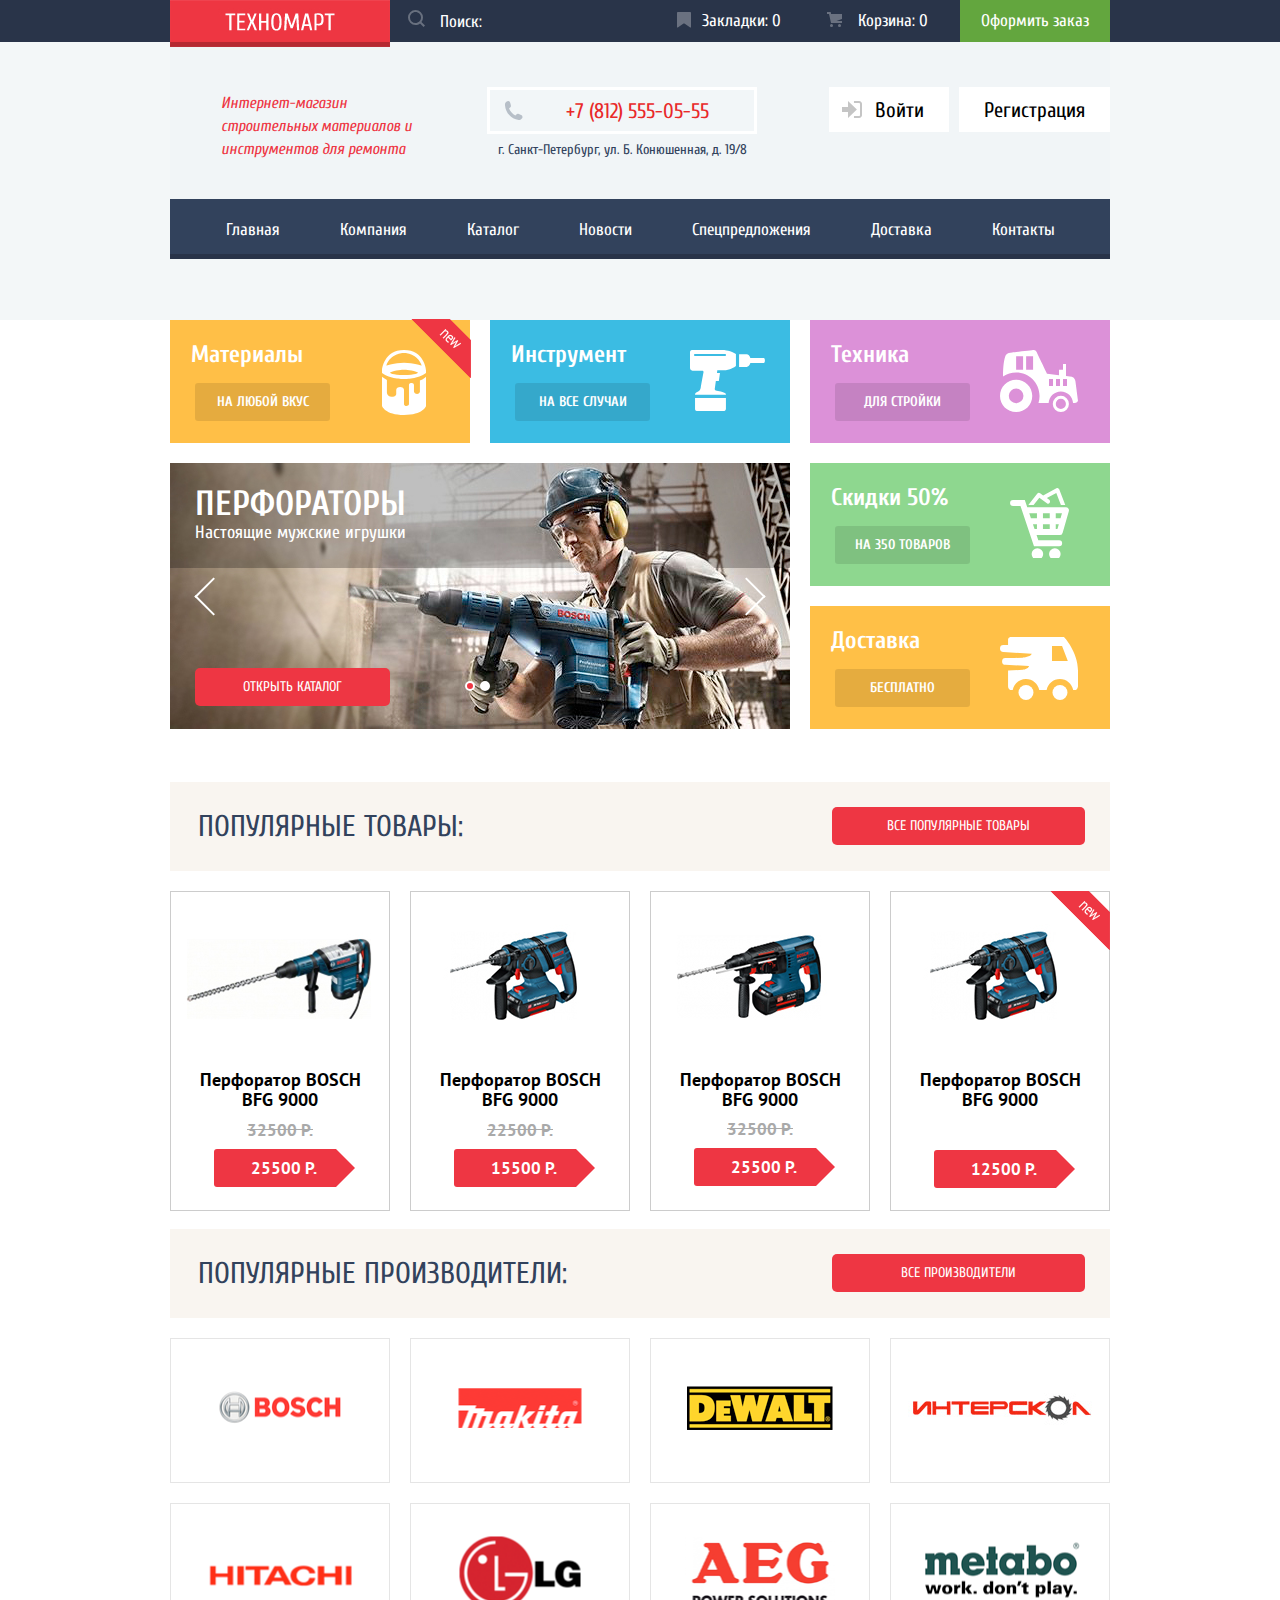
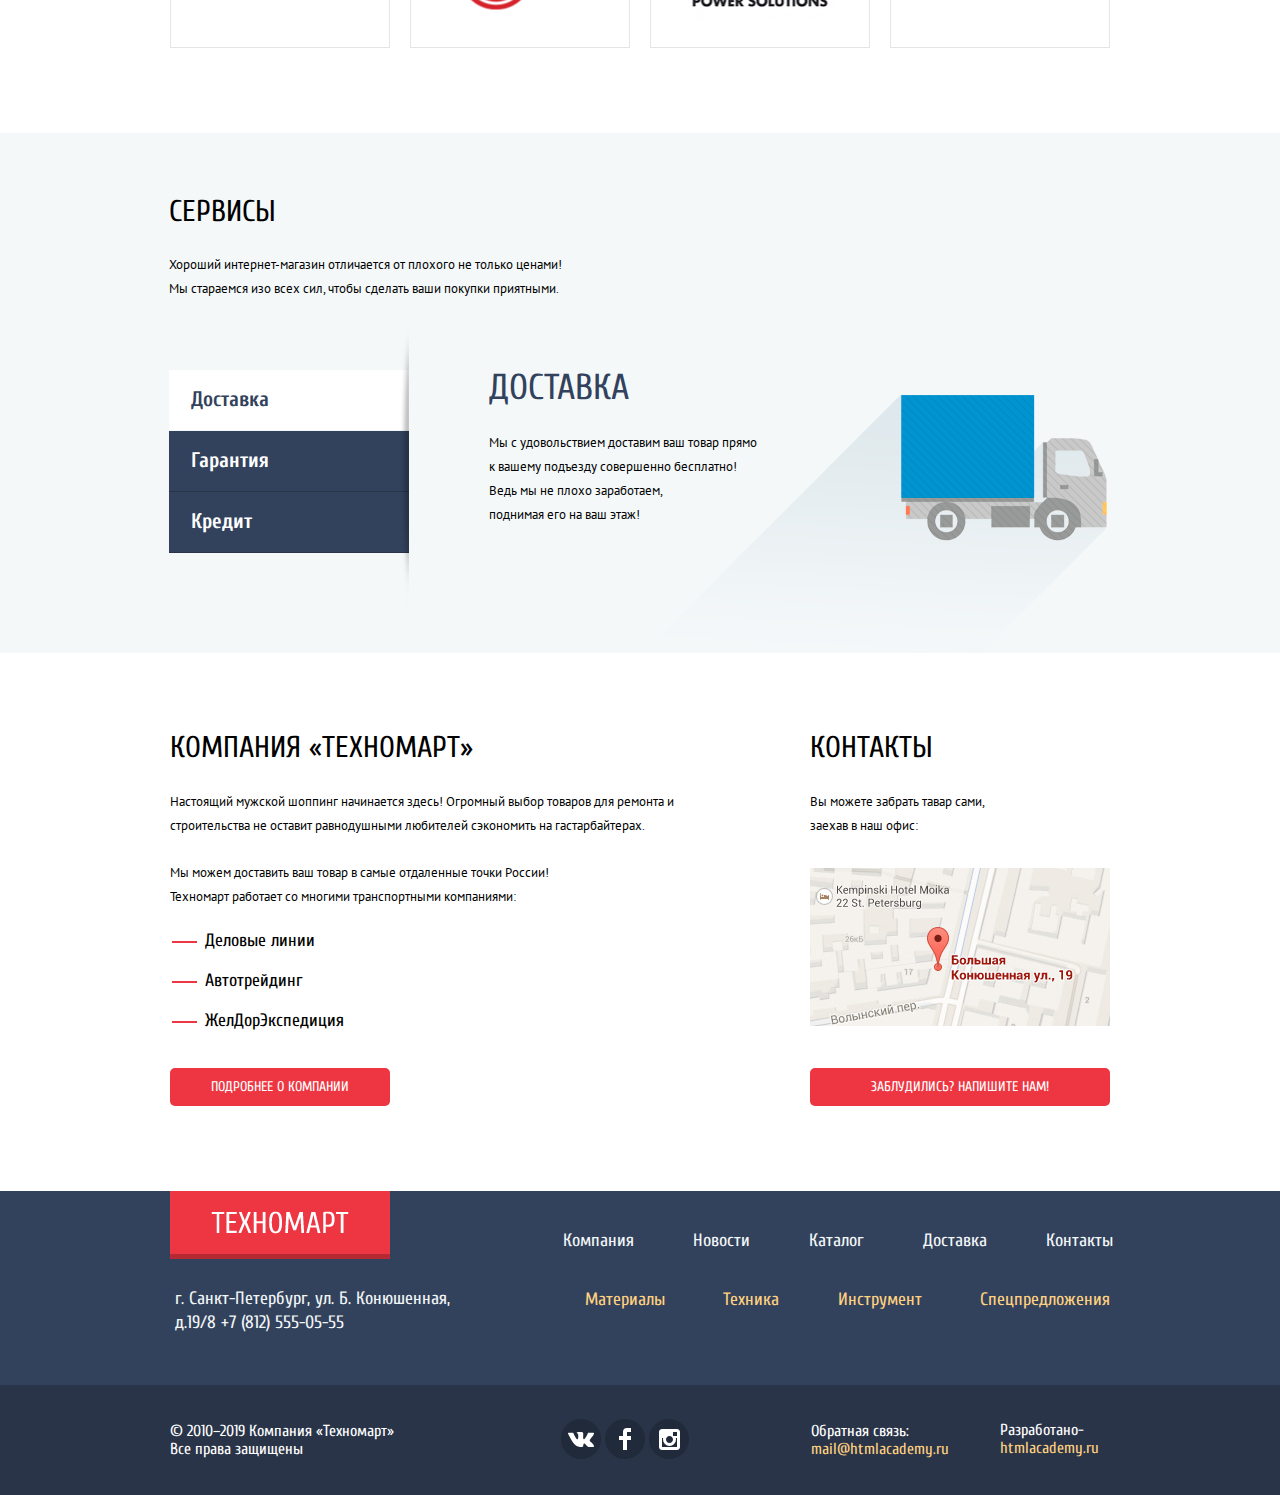
<file: index.html>
<!DOCTYPE html>
<html lang="ru">

<head>
  <meta charset="utf-8">
  <title>technomart-index</title>
  <link href="https://fonts.googleapis.com/css?family=Cuprum:400,400i,700&amp;subset=cyrillic" rel="stylesheet">
  <link href="https://fonts.googleapis.com/css?family=PT+Sans:400,700&amp;subset=cyrillic" rel="stylesheet">
  <link rel="shortcut icon" type="image/x-icon" href="img/favicon16.png">
  <link rel="shortcut icon" type="image/x-icon" href="img/favicon32.png">
  <link rel="stylesheet" type="text/css" href="css/normalize.css">
  <link rel="stylesheet" type="text/css" href="css/technomart_min.css">
</head>

<body>
  <header class="main_header">
    <div class="box_shopping_bar">
      <section class="shopping_bar">
        <a href="index.html" class="main_logo">
          <h1 class="visually_hidden">ТЕХНОМАРТ</h1>
        </a>
        <form method="get" action="URL" name="search_in_header" class="search_header">
          <button type="submit" name="serch_submit" value="найти" class="serch_button">
            <svg xmlns="http://www.w3.org/2000/svg" width="17" height="17" viewBox="0 0 17 17" class="serch_button">
              <path fill="#ffffff" d="M17 15.586l-3.542-3.542A7.465 7.465 0 0 0 15 7.5 7.5 7.5 0 1 0 7.5 15c1.71 0 3.282-.579 4.544-1.542L15.586 17 17 15.586zM2 7.5C2 4.467 4.467 2 7.5 2 10.532 2 13 4.467 13 7.5c0 3.032-2.468 5.5-5.5 5.5A5.506 5.506 0 0 1 2 7.5z" /></svg>
          </button>
          <input type="search" class="search_line" placeholder="Поиск:">
        </form>
        <ul class="purchase_inform_list">
          <li class="purchase_inform_item"><a href="#" class="bookmarks">Закладки: 0</a></li>
          <li class="purchase_inform_item"><a href="#" class="basket">Корзина: 0</a></li>
          <li class="purchase_inform_item"><a href="#" class="checkout_button">Оформить заказ</a></li>
        </ul>
      </section>
    </div>
    <div class="box_inform_and_navigation">
      <section class="inform_bar">
        <p class="headline_technomart">
          Интернет-магазин
          строительных материалов
          и инструментов для ремонта
        </p>
        <address class="address_nav">
          <a href="tel:+7(812)555-05-555" class="tel_technomart">+7 (812) 555-05-55</a>
          <div class="street">г. Санкт-Петербург, ул. Б. Конюшенная, д. 19/8</div>
        </address>
        <ul class="profile_list">
          <li class="profile_item">
            <svg xmlns="http://www.w3.org/2000/svg" width="20" height="17" viewBox="0 0 20 17" class="come_in_icon">
              <path fill="#c5c5c5" d="M14.875 8.5L6 0v6H0v5h6v6z" />
              <path fill="#c5c5c5" d="M16.986 15.01h-5.027V17h5.027c2.178 0 3.004-1.81 3.029-3.026V3.028C19.99 1.811 19.164 0 16.986 0h-5.027v1.99h5.027c.839 0 .992.681 1.01 1.057v10.904c-.017.376-.171 1.059-1.01 1.059z" />
            </svg>
            <a href="#" class="come_in">Войти</a>
          </li>
          <li class="profile_item">
            <a href="#" class="registration">Регистрация</a>
          </li>
        </ul>
      </section>
      <nav class="site_navigation">
        <ul class="site_navigation_list">
          <li class="site_navigation_item"><a href="index.html" class="first_item">Главная</a></li>
          <li class="site_navigation_item"><a href="#">Компания</a></li>
          <li class="site_navigation_item"><a href="catalog.html">Каталог</a></li>
          <li class="site_navigation_item"><a href="#">Новости</a></li>
          <li class="site_navigation_item"><a href="#">Спецпредложения</a></li>
          <li class="site_navigation_item"><a href="#">Доставка</a></li>
          <li class="site_navigation_item"><a href="#" class="last_item">Контакты</a></li>
        </ul>
      </nav>
    </div>
  </header>
  <main>
    <section class="catalog_navigation">
      <ul class="catalog_navigation_list">
        <li class="catalog_navigation_item">
          <div class="flag flag_new">новинка</div>
          Материалы
          <a href="#" class="button_catalog_navigation">на любой вкус</a>
        </li>
        <li class="catalog_navigation_item">
          Инструмент
          <a href="#">на все случаи</a>
        </li>
        <li class="catalog_navigation_item">
          Техника
          <a href="#">для стройки</a>
        </li>
        <li class="catalog_navigation_item">
          Скидки 50%
          <a href="#">на 350 товаров</a>
        </li>
        <li class="catalog_navigation_item">
          Доставка
          <a href="#">Бесплатно</a>
        </li>
      </ul>
      <section class="sliders">
        <div class="slider_controls_point">
          <button class="current">Первый</button>
          <button>Второй</button>
        </div>
        <div class="slider_controls_arrows">
          <button class="next">Вперед</button>
          <button class="previous">Назад</button>
        </div>
        <ul class="slider_list">
          <li class="slider_item slider_item_show" id="slide1">
            <h4 class="slide_title">Перфораторы</h4>
            <p class="slide_text">Настоящие мужские игрушки</p>
            <a class="button slide_button" href="catalog.html">Открыть каталог</a>
          </li>
          <li class="slider_item" id="slide2">
            <h4 class="slide_title">Дрели</h4>
            <p class="slide_text">Соседям на радость!</p>
            <a class="button slide_button" href="catalog.html">Открыть каталог</a>
          </li>
        </ul>
      </section>
    </section>
    <section class="popular_goods">
      <div class="horizontal_сolumn">
        <h2>Популярные товары:</h2>
        <a href="#">Все популярные товары</a>
      </div>
      <div class="catalog_index">
        <ul class="catalog_list">
          <li class="catalog_item">
            <div class="actions">
              <a href="#" class="buy">Купить</a>
              <a href="#" class="bookmark">В закладки</a>
            </div>
            <div class="image">
              <img src="img/Perforator_1.png" alt="Перфоратор BOSCH BFG 9000" width="218" height="168">
            </div>
            <h3 class="title">Перфоратор BOSCH BFG 9000</h3>
            <div class="discount">32500 Р.</div>
            <span class="price"> 25500 Р.</span>
          </li>
          <li class="catalog_item">
            <div class="actions">
              <a href="#" class="buy">Купить</a>
              <a href="#" class="bookmark">В закладки</a>
            </div>
            <div class="image">
              <img src="img/Perforator_2.png" alt="Перфоратор BOSCH BFG 9000" width="218" height="168">
            </div>
            <h3 class="title">Перфоратор BOSCH BFG 9000</h3>
            <div class="discount">22500 Р.</div>
            <span class="price"> 15500 Р.</span>
          </li>
          <li class="catalog_item">
            <div class="actions">
              <a href="#" class="buy">Купить</a>
              <a href="#" class="bookmark">В закладки</a>
            </div>
            <div class="image">
              <img src="img/Perforator_3.png" alt="Перфоратор BOSCH BFG 9000" width="218" height="168">
            </div>
            <h3 class="title">Перфоратор BOSCH BFG 9000</h3>
            <div class="discount">32500 Р.</div>
            <span class="price"> 25500 Р.</span>
          </li>
          <li class="catalog_item">
            <div class="actions">
              <a href="#" class="buy">Купить</a>
              <a href="#" class="bookmark">В закладки</a>
            </div>
            <div class="flag flag_new">новинка</div>
            <div class="image">
              <img src="img/Perforator_2.png" alt="Перфоратор BOSCH BFG 9000" width="218" height="168">
            </div>
            <h3 class="title">Перфоратор BOSCH BFG 9000</h3>
            <span class="price price_new"> 12500 Р.</span>
          </li>
        </ul>
      </div>
    </section>
    <section class="popular_manufacturers">
      <div class="horizontal_сolumn">
        <h2>Популярные производители:</h2>
        <a href="#">Все производители</a>
      </div>
      <ul class="manufacturers_list">
        <li class="manufacturers_item">
          <button class="box_manufacturers"><img src="img/bosch.png" alt="BOSCH" width="126" height="37" class="logo_manufacturer"></button>
        </li>
        <li class="manufacturers_item">
          <button class="box_manufacturers"><img src="img/Makita.png" alt="Makita" width="123" height="40" class="logo_manufacturer"></button>
        </li>
        <li>
          <button class="box_manufacturers"><img src="img/DeWALT.png" alt="DeWALT" width="146" height="44" class="logo_manufacturer"></button>
        </li>
        <li class="manufacturers_item">
          <button class="box_manufacturers"><img src="img/Интерскол.png" alt="Интерскол" width="200" height="88" class="logo_manufacturer"></button>
        </li>
        <li class="manufacturers_item">
          <button class="box_manufacturers"><img src="img/Hitachi.png" alt="Hitachi" width="169" height="31" class="logo_manufacturer"></button>
        </li>
        <li class="manufacturers_item">
          <button class="box_manufacturers"><img src="img/LG.png" alt="LG" width="121" height="73" class="logo_manufacturer"></button>
        </li>
        <li class="manufacturers_item">
          <button class="box_manufacturers"><img src="img/AEG.png" alt="AEG power soultions" width="151" height="96" class="logo_manufacturer"></button>
        </li>
        <li class="manufacturers_item">
          <button class="box_manufacturers"><img src="img/Metabo.png" alt="METABO work. don't play" width="204" height="69" class="logo_manufacturer"></button>
        </li>
      </ul>
    </section>
    <section class="box_about_purchase">
      <div class="about_purchase">
        <div class="service">
          <h2 class="service_headline">Сервисы</h2>
          <p>Хороший интернет-магазин отличается от плохого не только ценами!</p>
          <p>Мы стараемся изо всех сил, чтобы сделать ваши покупки приятными.</p>
        </div>
        <div class="headline_sections">
          <ul class="headline_list">
            <li>
              <a href="#shipping_block" class="headline_paragraph current">Доставка</a>
            </li>
            <li>
              <a href="#garranty_block" class="headline_paragraph">Гарантия</a>
            </li>
            <li>
              <a href="#credit_block" class="headline_paragraph">Кредит</a>
            </li>
          </ul>
        </div>
        <ul class="sections">
          <li class="sections_item sections_item_show shipping " id="shipping_block">
            <h3>Доставка</h3>
            <p>
              Мы с удовольствием доставим ваш товар прямо<br>
              к вашему подъезду совершенно бесплатно!</p>
            <p>
              Ведь мы не плохо заработаем,<br>
              поднимая его на ваш этаж!
            </p>
          </li>
          <li class="sections_item garranty" id="garranty_block">
            <h3>Гарантия</h3>
            <p>
              Если купленный у нас товар поломается или заискрит,<br>
              а также в случае пожара, спровоцированного его возгаранием,
              вы всегда можете быть уверены в нашей гарантии. Мы обменяем
              сгоревший товар на новый.<br>
              Дом уж восстановите как-нибудь сами.
            </p>
          </li>
          <li class="sections_item credit" id="credit_block">
            <h3>Кредит</h3>
            <p>
              Залезть в долговую яму стало проще!<br>
              Кредитные консультанты придут вам на помощь.
            </p>
            <a href="#" class="button buttom_credit">Отправить заявку</a>
          </li>
        </ul>
      </div>
    </section>
    <div class="before_footer">
      <section class="about_company">
        <h2>Компания «Техномарт»</h2>
        <p>Настоящий мужской шоппинг начинается здесь! Огромный выбор товаров для ремонта и
          строительства не оставит равнодушными любителей сэкономить на гастарбайтерах.</p>
        <p>Мы можем доставить ваш товар в самые отдаленные точки России!</p>
        <p>Техномарт работает со многими транспортными компаниями:</p>
        <ul class="transport_companies_list">
          <li class="transport_companies_item">Деловые линии</li>
          <li class="transport_companies_item">Автотрейдинг</li>
          <li class="transport_companies_item">ЖелДорЭкспедиция</li>
        </ul>
        <a href="#" class="button button_about_company">Подробнее о компании</a>
      </section>
      <section class="contacts">
        <h2>Контакты</h2>
        <p>Вы можете забрать тавар сами,
          заехав в наш офис:</p>
        <a href="#" class="map"><img src="img/map_index.jpg" alt="map" width="300" height="158" class="min_map"></a>
        <a href="#" class="button open_form">Заблудились? Напишите нам!</a>
      </section>
    </div>
    <div class="box_popup_map">
      <iframe src="https://www.google.com/maps/embed?pb=!1m18!1m12!1m3!1d1998.6037872533277!2d30.320858716096975!3d59.93871648187614!2m3!1f0!2f0!3f0!3m2!1i1024!2i768!4f13.1!3m3!1m2!1s0x4696310fca145cc1%3A0x42b32648d8238007!2z0JHQvtC70YzRiNCw0Y8g0JrQvtC90Y7RiNC10L3QvdCw0Y8g0YPQuy4sIDE5LzgsINCh0LDQvdC60YIt0J_QtdGC0LXRgNCx0YPRgNCzLCAxOTExODY!5e0!3m2!1sru!2sru!4v1553680970360" width="940" height="446" style="border:0" allowfullscreen></iframe>
      <!--<img src="img/map-popup.jpg" alt="location_technomart(map)" width="940" height="446">-->
      <button class="popup_map_close">Закрыть</button>
    </div>
    <section class="form_message_box">
      <div class="up_box_message">
        <form method="post" name="write_to_us" action="URL" class="form_message">
          <button class="popup_message_close">Закрыть</button>
          <ul class="message_list">
            <li class="message_item">
              <label for="Your_name">Ваше имя:</label>
              <input type="text" id="Your_name" placeholder="Имя Фамилия" name="user_name">
            </li>
            <li class="message_item">
              <label for="Your_e-mail">Ваш e-mail:</label>
              <input type="email" id="Your_e-mail" placeholder="email@exampl.com" name="user_email">
            </li>
            <li class="message_item">
              <label for="message">Текст письма:</label>
              <textarea rows="10" cols="30" id="message" placeholder="В свободной фрме" name="user_massage"></textarea>
            </li>
          </ul>
        </form>
      </div>
      <div class="down_box_message">
        <form class="form_message">
          <input type="submit" value="Отправить" class="button button_message">
        </form>
      </div>
    </section>
    <section class="popup_catalog">
      <div class="popup_upper_box">
        <h2 class="popua_catalog_headline">Товар добавлен в корзину!</h2>
        <button class="popup_catalog_close">Закрыть</button>
      </div>
      <div class="punch_lower_box">
        <ul class="popup_catalog_list">
          <li><a href="#" class="button make_purchase">Оформить заказ</a></li>
          <li><button class="button continue_shopping">Продолжить покупки</button></li>
        </ul>
      </div>
    </section>
  </main>
  <footer class="main_footer">
    <div class="footer_site_info">
      <div class="top_site_info">
        <a href="index.html" class="logo_footer">
          <img src="img/logo_footer.jpg" alt="tehnomart_logo" width="220" height="68" class="logo_footer">
        </a>
        <ul class="footer_site_nav_list">
          <li class="footer_site_nav_item"><a href="#">Компания</a></li>
          <li class="footer_site_nav_item"><a href="#">Новости</a></li>
          <li class="footer_site_nav_item"><a href="#">Каталог</a></li>
          <li class="footer_site_nav_item"><a href="#">Доставка</a></li>
          <li class="footer_site_nav_item"><a href="#">Контакты</a></li>
        </ul>
      </div>
      <div class="bottom_site_info">
        <nav class="footer_catalog_nav">
          <ul class="footer_catalog_nav">
            <li class="footer_catalog_nav_item"><a href="#">Материалы</a></li>
            <li class="footer_catalog_nav_item"><a href="#">Техника</a></li>
            <li class="footer_catalog_nav_item"><a href="#">Инструмент</a></li>
            <li class="footer_catalog_nav_item"><a href="#">Спецпредложения</a></li>
          </ul>
        </nav>
        <address class="address_footer">г. Санкт-Петербург, ул. Б. Конюшенная, д.19/8
          <a href="tel:+78125550555" class="address_footer">+7 (812) 555-05-55</a>
        </address>
      </div>
    </div>
    <div class="box_additional_info">
      <div class="additional_info">
        <p class="copyright">© 2010–2019 Компания «Техномарт»
          Все права защищены</p>
        <div class="footer_social">
          <h2 class="visually_hidden">Соц.сети</h2>
          <ul class="social_networks">
            <li>
              <a href="#" class="social_button"><span class="visually_hidden">vkontacte</span>
                <svg xmlns="http://www.w3.org/2000/svg" width="26" height="15" viewBox="0 0 26 15">
                  <path fill="#FFF" d="M16.138 11.51c.956-.309 2.18 2.04 3.483 2.939.978.681 1.727.534 1.727.534l3.473-.05s1.815-.112.957-1.554c-.071-.12-.503-1.069-2.585-3.022-2.177-2.043-1.882-1.712.739-5.244 1.597-2.153 2.236-3.468 2.036-4.028-.192-.539-1.365-.399-1.365-.399L20.69.713c-.381.001-.704.119-.851.515-.003.004-.621 1.666-1.445 3.079-1.741 2.989-2.436 3.148-2.724 2.961-.661-.433-.494-1.737-.494-2.664 0-2.897.432-4.105-.846-4.417-.427-.104-.739-.172-1.828-.182-1.392-.021-2.574 0-3.244.329-.445.223-.786.712-.579.74.26.035.843.16 1.155.586.401.552.389 1.789.389 1.789s.229 3.411-.54 3.834c-.528.29-1.25-.302-2.803-3.016-.793-1.388-1.392-2.922-1.392-2.922s-.116-.285-.326-.441c-.25-.185-.6-.244-.6-.244L.848.684S.29.7.085.946c-.182.218-.015.668-.015.668s2.909 6.881 6.203 10.347c3.02 3.182 6.452 2.971 6.452 2.971h1.555s.469-.054.709-.312c.224-.24.214-.691.214-.691s-.031-2.109.935-2.419z" />
                </svg>
              </a>
            </li>
            <li>
              <a href="#" class="social_button"><span class="visually_hidden">facebook</span>
                <svg xmlns="http://www.w3.org/2000/svg" width="12" height="22" viewBox="0 0 12 22">
                  <path fill="#FFF" d="M12 4V0H8a4 4 0 0 0-4 4v4H0v4h4v10h4V12h4V8H8V4h4z" />
                </svg></a>
            </li>
            <li>
              <a href="#" class="social_button"><span class="visually_hidden">instagram</span>
                <svg xmlns="http://www.w3.org/2000/svg" width="21" height="21" viewBox="0 0 21 21">
                  <path fill="#FFF" d="M18 0H3C1.35 0 0 1.35 0 3v15c0 1.65 1.35 3 3 3h15c1.65 0 3-1.35 3-3V3c0-1.65-1.35-3-3-3zm-7.5 7c1.93 0 3.5 1.57 3.5 3.5S12.43 14 10.5 14 7 12.43 7 10.5 8.57 7 10.5 7zM18 18H3V9h1.181A6.504 6.504 0 0 0 4 10.5a6.5 6.5 0 1 0 13 0 6.45 6.45 0 0 0-.181-1.5H18v9zm0-11h-4V3h4v4z" />
                </svg>
              </a>
            </li>
          </ul>
        </div>
        <div class="footer_copyright">
          <p class="feedback">
            Обратная связь:
            <a href="mailto:mail@htmlacademy.ru" class="developer_contacts">mail@htmlacademy.ru</a>
          </p>
          <p class="developed">
            Разработано-
            <a href="https://up.htmlacademy.ru/htmlcss/24" class="developer_contacts">htmlacademy.ru</a>
          </p>
        </div>
      </div>
    </div>
  </footer>
  <script src="js/script_min.js"></script>
</body>

</html>
</file>
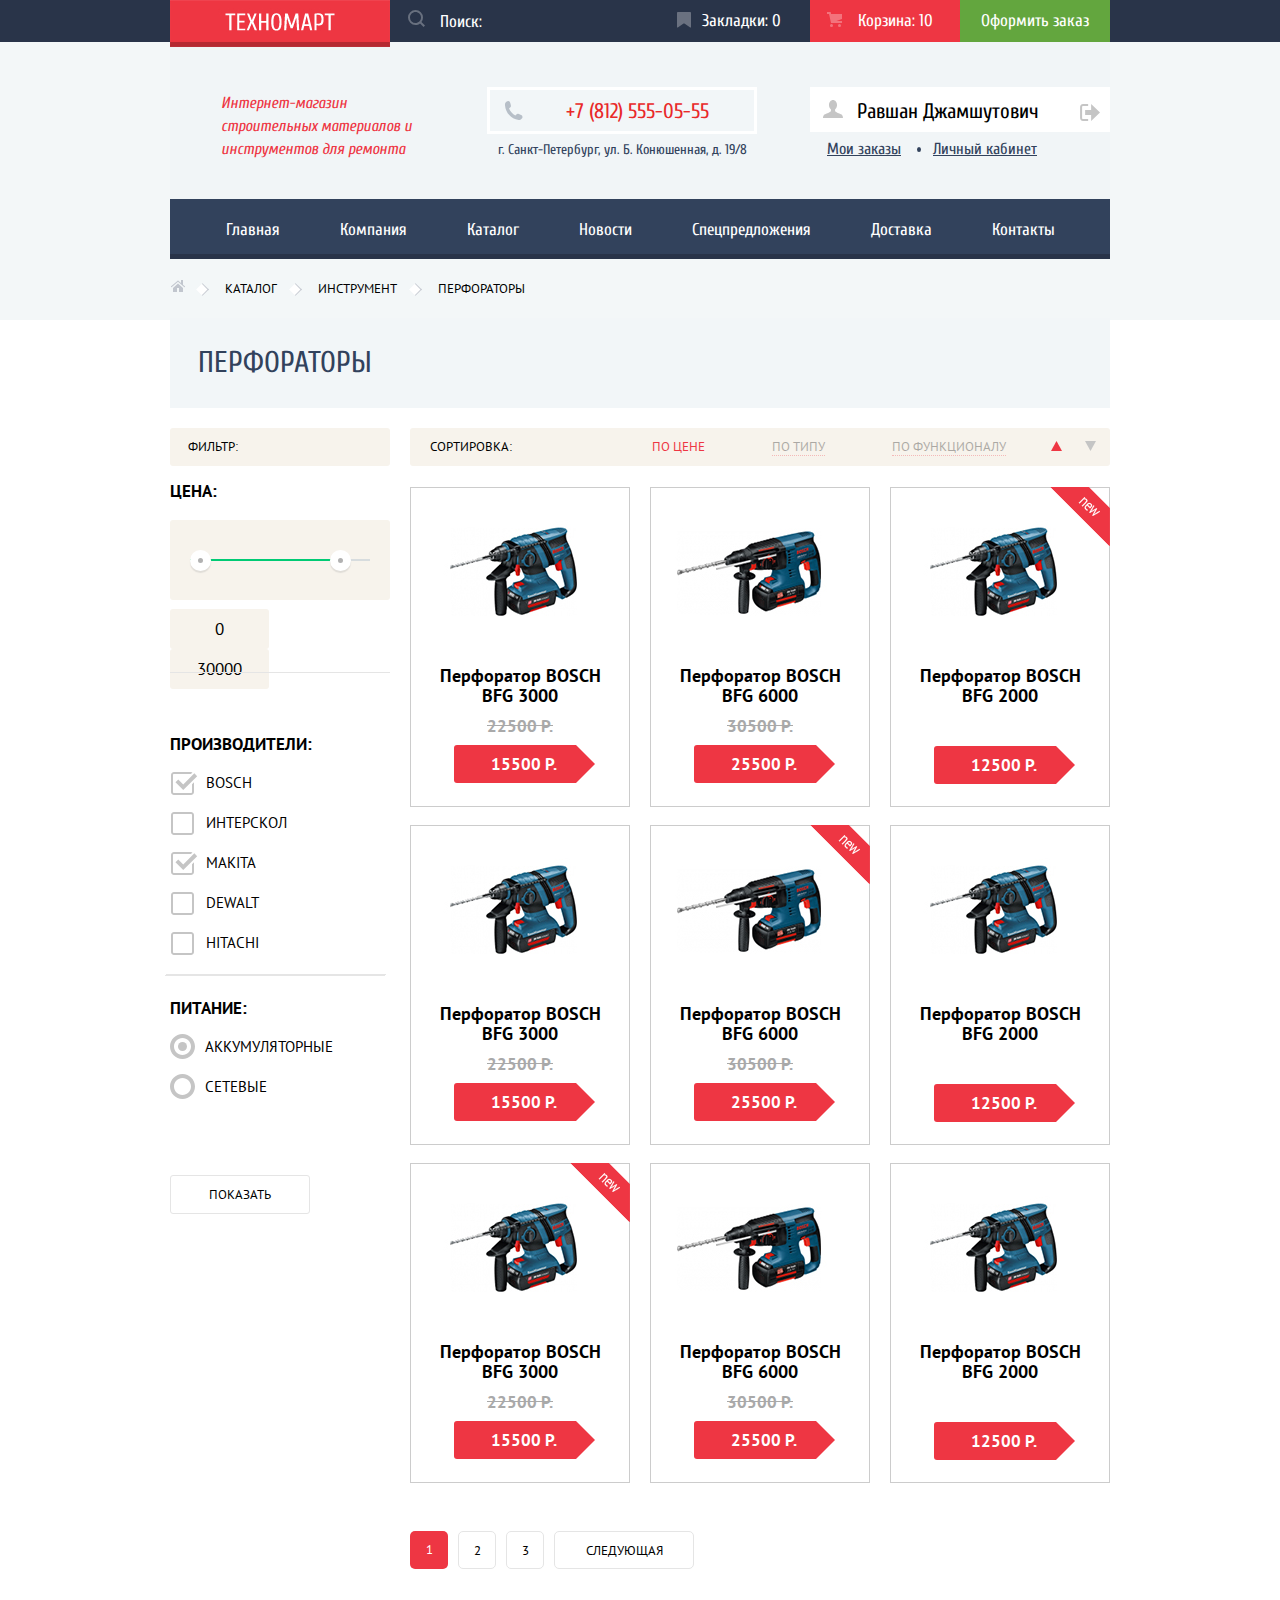
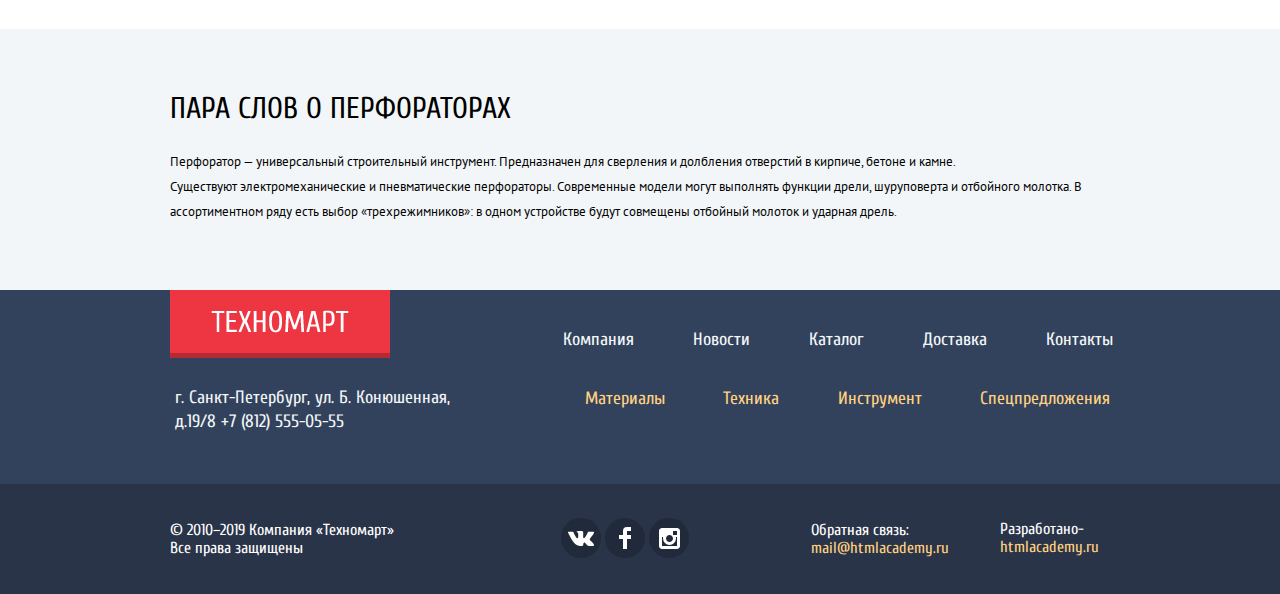
<file: catalog.html>
<!DOCTYPE html>
<html lang="ru">

<head>
  <meta charset="utf-8">
  <title>technomart-catalog</title>
  <link href="https://fonts.googleapis.com/css?family=Cuprum:400,400i,700&amp;subset=cyrillic" rel="stylesheet">
  <link href="https://fonts.googleapis.com/css?family=PT+Sans:400,700&amp;subset=cyrillic" rel="stylesheet">
  <link rel="shortcut icon" type="image/x-icon" href="img/favicon16.png">
  <link rel="shortcut icon" type="image/x-icon" href="img/favicon32.png">
  <link rel="stylesheet" type="text/css" href="css/normalize.css">
  <link rel="stylesheet" type="text/css" href="css/technomart_min.css">
</head>

<body>
  <header class="main_header">
    <div class="box_shopping_bar">
      <section class="shopping_bar">
        <a href="index.html" class="main_logo">
          <h1 class="visually_hidden">ТЕХНОМАРТ</h1>
        </a>
        <form method="get" action="URL" name="search_in_header" class="search_header">
          <button type="submit" name="serch_submit" value="найти" class="serch_button">
            <svg xmlns="http://www.w3.org/2000/svg" width="17" height="17" viewBox="0 0 17 17" class="serch_button">
              <path fill="#ffffff" d="M17 15.586l-3.542-3.542A7.465 7.465 0 0 0 15 7.5 7.5 7.5 0 1 0 7.5 15c1.71 0 3.282-.579 4.544-1.542L15.586 17 17 15.586zM2 7.5C2 4.467 4.467 2 7.5 2 10.532 2 13 4.467 13 7.5c0 3.032-2.468 5.5-5.5 5.5A5.506 5.506 0 0 1 2 7.5z" /></svg>
          </button>
          <input type="search" class="search_line" placeholder="Поиск:">
        </form>
        <ul class="purchase_inform_list">
          <li class="purchase_inform_item"><a href="#" class="bookmarks">Закладки: 0</a></li>
          <li class="purchase_inform_item"><a href="#" class="basket basket_current">Корзина: 10</a></li>
          <li class="purchase_inform_item"><a href="#" class="checkout_button">Оформить заказ</a></li>
        </ul>
      </section>
    </div>
    <div class="box_inform_and_navigation">
      <section class="inform_bar">
        <p class="headline_technomart">
          Интернет-магазин
          строительных материалов
          и инструментов для ремонта
        </p>
        <address class="address_nav">
          <a href="tel:+7(812)555-05-555" class="tel_technomart">+7 (812) 555-05-55</a>
          <div class="street">г. Санкт-Петербург, ул. Б. Конюшенная, д. 19/8</div>
        </address>
        <div class="user_box">
          <div class="user_personal">
            <svg xmlns="http://www.w3.org/2000/svg" width="20" height="18" viewBox="0 0 20 18" class="user_icon">
              <path fill="#c5c5c5" d="M17.881 14.166c-2.144-.735-4.256-1.666-5.207-2.39-.657-.501-.77-1.618-.517-2.415 1.118-.903 1.864-2.477 1.864-4.278C14.021 2.276 12.221 0 10 0S5.979 2.276 5.979 5.083c0 1.801.746 3.374 1.863 4.277.253.798.141 1.915-.517 2.416-.95.724-3.063 1.654-5.207 2.39S0 18 0 18h20s.025-3.099-2.119-3.834z" />
            </svg>
            <a href="#" class="personal_profile">Равшан Джамшутович</a>
            <svg xmlns="http://www.w3.org/2000/svg" width="21" height="17" viewBox="0 0 21 17" class="logout_icon">
              <g fill="#c5c5c5">
                <path fill="#c5c5c5" d="M21 8.5L12.125 0v6h-6v5h6v6z" />
                <path fill="#c5c5c5" d="M3.106 13.952V3.048c.018-.376.171-1.057 1.01-1.057h5.027V0H4.116C1.938 0 1.112 1.81 1.087 3.027v10.946C1.112 15.189 1.938 17 4.116 17h5.027v-1.99H4.116c-.839 0-.992-.683-1.01-1.058z" />
              </g>
              <a class="visually_hidden profile_output">Выход</a>
            </svg>
          </div>
          <ul class="personal_list">
            <li class="personal_item"><a href="#">Мои заказы</a></li>
            <li class="personal_item"><a href="#">Личный кабинет</a></li>
          </ul>
        </div>
      </section>
      <nav class="site_navigation">
        <ul class="site_navigation_list">
          <li><a href="index.html" class="site_navigation_item">Главная</a></li>
          <li><a href="#" class="site_navigation_item">Компания</a></li>
          <li><a href="catalog.html" class="site_navigation_item">Каталог</a></li>
          <li><a href="#" class="site_navigation_item">Новости</a></li>
          <li><a href="#" class="site_navigation_item">Спецпредложения</a></li>
          <li><a href="#" class="site_navigation_item">Доставка</a></li>
          <li><a href="#" class="site_navigation_item">Контакты</a></li>
        </ul>
      </nav>
    </div>
  </header>
  <main class="inner_page">
    <ul class="breadcrumbs">
      <li class="breadcrumbs_item"><a href="index.html" class="home_page"><span class="visually_hidden">Главная</span></a></li>
      <li class="breadcrumbs_item"><a href="catalog.html">Каталог</a></li>
      <li class="breadcrumbs_item"><a href="#">Инструмент</a></li>
      <li class="breadcrumbs_current">Перфораторы</li>
    </ul>
    <h1>Перфораторы</h1>
    <div class="container_page">
      <section class="filters">
        <h2 class="headline_filters">Фильтр:</h2>
        <form method="get" action="URL" name="catalog_filter">
          <fieldset class="filters_item">
            <legend class="filters_category">цена:</legend>
            <div class="range_filter">
              <div class="range_controls">
                <div class="scale">
                  <div class="bar"></div>
                </div>
                <div class="toggle toggle_min"><span class="visually_hidden">Минимальная цена товара</span></div>
                <div class="toggle toggle_max"><span class="visually_hidden">Максимальная цена товара</span></div>
              </div>
              <div class="price_controls">
                <input name="min_price" type="text" value="0" class="min_price" />
                <input name="max_price" type="text" value="30000" class="max_price" />
              </div>
            </div>
          </fieldset>
          <fieldset class="filters_item">
            <legend class="filters_category">Производители:</legend>
            <ul class="filters_manufacturers_list">
              <li class="filters_manufacturers">
                <label for="checkbox_BOSCH" class="label_checkbox">
                  <input type="checkbox" name="filter_by_manufacturers" id="checkbox_BOSCH" value="BOSCH" class="visually_hidden filter_input filter_input_checkbox" checked>
                  <span class="checkbox_indicator"></span>
                  BOSCH</label>
              </li>
              <li class="filters_manufacturers">
                <label for="checkbox_Интерскол" class="label_checkbox">
                  <input type="checkbox" name="filter_by_manufacturers" id="checkbox_Интерскол" value="Интерскол" class="visually_hidden filter_input filter_input_checkbox">
                  <span class="checkbox_indicator"></span>
                  Интерскол</label>
              </li>
              <li class="filters_manufacturers">
                <label for="checkbox_Makita" class="label_checkbox">
                  <input type="checkbox" name="filter_by_manufacturers" id="checkbox_Makita" value="Makita" class="visually_hidden filter_input filter_input_checkbox" checked>
                  <span class="checkbox_indicator"></span>
                  Makita</label>
              </li>
              <li class="filters_manufacturers">
                <label for="checkbox_Dewalt" class="label_checkbox">
                  <input type="checkbox" name="filter_by_manufacturers" id="checkbox_Dewalt" value="Dewalt" class="visually_hidden filter_input filter_input_checkbox">
                  <span class="checkbox_indicator"></span>
                  Dewalt</label>
              </li>
              <li class="filters_manufacturers">
                <label for="checkbox_Hitach" class="label_checkbox">
                  <input type="checkbox" name="filter_by_manufacturers" id="checkbox_Hitach" value="Hitachi" class="visually_hidden filter_input filter_input_checkbox">
                  <span class="checkbox_indicator"></span>
                  Hitachi</label>
              </li>
            </ul>
          </fieldset>
          <fieldset class="filters_item">
            <legend class="filters_category category_supply">Питание:</legend>
            <ul>
              <li class="filters_manufacturers">
                <label for="supply_rechargeable" class="supply_label">
                  <input type="radio" value="rechargeable" id="supply_rechargeable" name="filter_by_supply" class="visually_hidden input_radio" checked>
                  <span class="radio_indicator"></span>
                  Аккумуляторные</label>
              </li>
              <li class="filters_manufacturers">
                <label for="supply_networked" class="supply_label">
                  <input type="radio" value="networked" id="supply_networked" name="filter_by_supply" class="visually_hidden input_radio">
                  <span class="radio_indicator"></span>
                  Сетевые</label>
              </li>
            </ul>
          </fieldset>
          <input type="submit" value="Показать" class="button_submit">
        </form>
      </section>
      <div class="box_right">
        <section class="sorting">
          <h2 class="headline_sorting">Сортировка:</h2>
          <ul class="sorting_list">
            <li class="sorting_item"> <a href="#" class="current">по цене</a></li>
            <li class="sorting_item"> <a href="#">по типу</a></li>
            <li class="sorting_item"> <a href="#">по функционалу</a></li>
          </ul>
          <ul class="price_direction">
            <li class="price_direction_item cnrrent">
              <svg xmlns="http://www.w3.org/2000/svg" width="11" height="10" viewBox="0 0 11 10">
                <path fill="#c5c5c5" d="M5.5 0L0 10h11z" />
                <a href="#">по возростанию</a>
              </svg>
            </li>
            <li class="price_direction_item">
              <svg xmlns="http://www.w3.org/2000/svg" width="11" height="10" viewBox="0 0 11 10">
                <path fill="#c5c5c5" d="M5.5 10L0 0h11" />
                <a href="#" class="price_down">по убыванию</a>
              </svg>
            </li>
          </ul>
        </section>
        <section class="catalog">
          <h2 class="visually_hidden">Список перфораторов</h2>
          <ul class="catalog_list">
            <li class="catalog_item">
              <div class="actions">
                <a href="#" class="buy">Купить</a>
                <a href="#" class="bookmark">В закладки</a>
              </div>
              <div class="image">
                <img src="img/Perforator_2.png" alt="Перфоратор BOSCH BFG 9000" width="218" height="168">
              </div>
              <h3 class="title">Перфоратор BOSCH BFG 3000</h3>
              <div class="discount">22500 Р.</div>
              <span class="price"> 15500 Р.</span>
            </li>
            <li class="catalog_item">
              <div class="actions">
                <a href="#" class="buy">Купить</a>
                <a href="#" class="bookmark">В закладки</a>
              </div>
              <div class="image">
                <img src="img/Perforator_3.png" alt="Перфоратор BOSCH BFG 9000" width="218" height="168">
              </div>
              <h3 class="title">Перфоратор BOSCH BFG 6000</h3>
              <div class="discount">30500 Р.</div>
              <span class="price"> 25500 Р.</span>
            </li>
            <li class="catalog_item">
              <div class="flag flag_new">новинка</div>
              <div class="actions">
                <a href="#" class="buy">Купить</a>
                <a href="#" class="bookmark">В закладки</a>
              </div>
              <div class="image">
                <img src="img/Perforator_2.png" alt="Перфоратор BOSCH BFG 9000" width="218" height="168">
              </div>
              <h3 class="title">Перфоратор BOSCH BFG 2000</h3>
              <span class="price"> 12500 Р.</span>
            </li>
            <li class="catalog_item">
              <div class="actions">
                <a href="#" class="buy">Купить</a>
                <a href="#" class="bookmark">В закладки</a>
              </div>
              <div class="image">
                <img src="img/Perforator_2.png" alt="Перфоратор BOSCH BFG 9000" width="218" height="168">
              </div>
              <h3 class="title">Перфоратор BOSCH BFG 3000</h3>
              <div class="discount">22500 Р.</div>
              <span class="price"> 15500 Р.</span>
            </li>
            <li class="catalog_item">
              <div class="flag flag_new">новинка</div>
              <div class="actions">
                <a href="#" class="buy">Купить</a>
                <a href="#" class="bookmark">В закладки</a>
              </div>
              <div class="image">
                <img src="img/Perforator_3.png" alt="Перфоратор BOSCH BFG 9000" width="218" height="168">
              </div>
              <h3 class="title">Перфоратор BOSCH BFG 6000</h3>
              <div class="discount">30500 Р.</div>
              <span class="price"> 25500 Р.</span>
            </li>
            <li class="catalog_item">
              <div class="actions">
                <a href="#" class="buy">Купить</a>
                <a href="#" class="bookmark">В закладки</a>
              </div>
              <div class="image">
                <img src="img/Perforator_2.png" alt="Перфоратор BOSCH BFG 9000" width="218" height="168">
              </div>
              <h3 class="title">Перфоратор BOSCH BFG 2000</h3>
              <span class="price"> 12500 Р.</span>
            </li>
            <li class="catalog_item">
              <div class="flag flag_new">новинка</div>
              <div class="actions">
                <a href="#" class="buy">Купить</a>
                <a href="#" class="bookmark">В закладки</a>
              </div>
              <div class="image">
                <img src="img/Perforator_2.png" alt="Перфоратор BOSCH BFG 9000" width="218" height="168">
              </div>
              <h3 class="title">Перфоратор BOSCH BFG 3000</h3>
              <div class="discount">22500 Р.</div>
              <span class="price"> 15500 Р.</span>
            </li>
            <li class="catalog_item">
              <div class="actions">
                <a href="#" class="buy">Купить</a>
                <a href="#" class="bookmark">В закладки</a>
              </div>
              <div class="image">
                <img src="img/Perforator_3.png" alt="Перфоратор BOSCH BFG 9000" width="218" height="168">
              </div>
              <h3 class="title">Перфоратор BOSCH BFG 6000</h3>
              <div class="discount">30500 Р.</div>
              <span class="price"> 25500 Р.</span>
            </li>
            <li class="catalog_item">
              <div class="actions">
                <a href="#" class="buy">Купить</a>
                <a href="#" class="bookmark">В закладки</a>
              </div>
              <div class="image">
                <img src="img/Perforator_2.png" alt="Перфоратор BOSCH BFG 9000" width="218" height="168">
              </div>
              <h3 class="title">Перфоратор BOSCH BFG 2000</h3>
              <span class="price"> 12500 Р.</span>
            </li>
          </ul>
          <ul class="pagination_list">
            <li class=" pagination_item"><span class="current">1</span></li>
            <li class="pagination_item"><a href="#">2</a></li>
            <li class="pagination_item"><a href="#">3</a></li>
            <li class="pagination_item"><a class="next" href="#">следующая</a></li>
          </ul>
        </section>
      </div>
    </div>
    <div class="punch_container">
      <div class="punch_box">
        <h2 class="headline_punch">Пара слов о перфораторах</h2>
        <p class="text_punch">
          Перфоратор — универсальный строительный инструмент. Предназначен для сверления и долбления отверстий в кирпиче, бетоне и камне.<br>
          Существуют электромеханические и пневматические перфораторы. Современные модели могут выполнять функции дрели, шуруповерта и отбойного молотка. В ассортиментном ряду есть выбор «трехрежимников»: в одном устройстве будут совмещены отбойный молоток и ударная дрель.
      </div>
    </div>
    <section class="popup_catalog">
      <div class="popup_upper_box">
        <h2 class="popua_catalog_headline">Товар добавлен в корзину!</h2>
        <button class="popup_catalog_close">Закрыть</button>
      </div>
      <div class="punch_lower_box">
        <ul class="popup_catalog_list">
          <li><a href="#" class="button make_purchase">Оформить заказ</a></li>
          <li><button class="button continue_shopping">Продолжить покупки</button></li>
        </ul>
      </div>
    </section>
  </main>
  <footer class="main_footer_catalog">
    <div class="footer_site_info">
      <div class="top_site_info">
        <a href="index.html" class="logo_footer">
          <img src="img/logo_footer.jpg" alt="tehnomart_logo" width="220" height="68" class="logo_footer">
        </a>
        <ul class="footer_site_nav_list">
          <li class="footer_site_nav_item"><a href="#">Компания</a></li>
          <li class="footer_site_nav_item"><a href="#">Новости</a></li>
          <li class="footer_site_nav_item"><a href="#">Каталог</a></li>
          <li class="footer_site_nav_item"><a href="#">Доставка</a></li>
          <li class="footer_site_nav_item"><a href="#">Контакты</a></li>
        </ul>
      </div>
      <div class="bottom_site_info">
        <nav class="footer_catalog_nav">
          <ul class="footer_catalog_nav">
            <li class="footer_catalog_nav_item"><a href="#">Материалы</a></li>
            <li class="footer_catalog_nav_item"><a href="#">Техника</a></li>
            <li class="footer_catalog_nav_item"><a href="#">Инструмент</a></li>
            <li class="footer_catalog_nav_item"><a href="#">Спецпредложения</a></li>
          </ul>
        </nav>
        <address class="address_footer">г. Санкт-Петербург, ул. Б. Конюшенная, д.19/8
          <a href="tel:+78125550555" class="address_footer">+7 (812) 555-05-55</a>
        </address>
      </div>
    </div>
    <div class="box_additional_info">
      <div class="additional_info">
        <p class="copyright">© 2010–2019 Компания «Техномарт»
          Все права защищены</p>
        <div class="footer_social">
          <h2 class="visually_hidden">Соц.сети</h2>
          <ul class="social_networks">
            <li>
              <a href="#" class="social_button"><span class="visually_hidden">vkontacte</span>
                <svg xmlns="http://www.w3.org/2000/svg" width="26" height="15" viewBox="0 0 26 15">
                  <path fill="#FFF" d="M16.138 11.51c.956-.309 2.18 2.04 3.483 2.939.978.681 1.727.534 1.727.534l3.473-.05s1.815-.112.957-1.554c-.071-.12-.503-1.069-2.585-3.022-2.177-2.043-1.882-1.712.739-5.244 1.597-2.153 2.236-3.468 2.036-4.028-.192-.539-1.365-.399-1.365-.399L20.69.713c-.381.001-.704.119-.851.515-.003.004-.621 1.666-1.445 3.079-1.741 2.989-2.436 3.148-2.724 2.961-.661-.433-.494-1.737-.494-2.664 0-2.897.432-4.105-.846-4.417-.427-.104-.739-.172-1.828-.182-1.392-.021-2.574 0-3.244.329-.445.223-.786.712-.579.74.26.035.843.16 1.155.586.401.552.389 1.789.389 1.789s.229 3.411-.54 3.834c-.528.29-1.25-.302-2.803-3.016-.793-1.388-1.392-2.922-1.392-2.922s-.116-.285-.326-.441c-.25-.185-.6-.244-.6-.244L.848.684S.29.7.085.946c-.182.218-.015.668-.015.668s2.909 6.881 6.203 10.347c3.02 3.182 6.452 2.971 6.452 2.971h1.555s.469-.054.709-.312c.224-.24.214-.691.214-.691s-.031-2.109.935-2.419z" />
                </svg>
              </a>
            </li>
            <li>
              <a href="#" class="social_button"><span class="visually_hidden">facebook</span>
                <svg xmlns="http://www.w3.org/2000/svg" width="12" height="22" viewBox="0 0 12 22">
                  <path fill="#FFF" d="M12 4V0H8a4 4 0 0 0-4 4v4H0v4h4v10h4V12h4V8H8V4h4z" />
                </svg>
              </a>
            </li>
            <li>
              <a href="#" class="social_button"><span class="visually_hidden">instagram</span>
                <svg xmlns="http://www.w3.org/2000/svg" width="21" height="21" viewBox="0 0 21 21">
                  <path fill="#FFF" d="M18 0H3C1.35 0 0 1.35 0 3v15c0 1.65 1.35 3 3 3h15c1.65 0 3-1.35 3-3V3c0-1.65-1.35-3-3-3zm-7.5 7c1.93 0 3.5 1.57 3.5 3.5S12.43 14 10.5 14 7 12.43 7 10.5 8.57 7 10.5 7zM18 18H3V9h1.181A6.504 6.504 0 0 0 4 10.5a6.5 6.5 0 1 0 13 0 6.45 6.45 0 0 0-.181-1.5H18v9zm0-11h-4V3h4v4z" />
                </svg>
              </a>
            </li>
          </ul>
        </div>
        <div class="footer_copyright">
          <p class="feedback">
            Обратная связь:
            <a href="mailto:mail@htmlacademy.ru" class="developer_contacts">mail@htmlacademy.ru</a>
          </p>
          <p class="developed">
            Разработано-
            <a href="https://up.htmlacademy.ru/htmlcss/24" class="developer_contacts">htmlacademy.ru</a>
          </p>
        </div>
      </div>
    </div>
  </footer>
  <script src="js/script_catalog_min.js"></script>
</body>

</html>
</file>
<file: css/technomart_min.css>
body{min-width:960px;margin:0;font-family:"Cuprum",Arial,sans-serif;font-size:14px;line-height:18px;font-weight:400}a{text-decoration:none}img{max-width:100%;height:auto}.visually_hidden:not(:focus):not(:active),input[type="checkbox"].visually-hidden,input[type="radio"].visually-hidden{position:absolute;width:1px;height:1px;margin:-1px;border:0;padding:0;white-space:nowrap;clip-path:inset(100%);clip:rect(0 0 0 0);overflow:hidden}.visually_hidden{position:absolute;width:1px;height:1px;clip:rect(0,0,0,0)}.button{font:inherit;color:#fff;text-transform:uppercase;background-color:#ee3643;border:none;display:inline-block;padding:10px;border-radius:5px;text-align:center;vertical-align:middle}.button:hover,.button:focus{background-color:#ca2c37}.button:active{background-color:#ba2732}.button.disabled,.button:disabled{cursor:default;opacity:0,5}.main_header{min-height:320px}.main_logo:link,.main_logo:visited{display:block;background-image:url(../img/main_logo.jpg);width:220px;height:47px;position:absolute}.main_logo:hover,.main_logo:focus{background-image:url(../img/logo_hover.jpg)}.main_logo{background-image:url(../img/logo_active.jpg)}.shopping_bar{background-color:#293449;min-height:42px;position:relative;margin:0 auto;padding:0;display:flex;width:940px}.search_header{display:flex;flex-wrap:wrap;width:260px;min-height:40px;align-items:center;padding-left:228px}.search_header.active{background-color:#fff}.search_header:hover path{fill:#e9292a}input[placeholder="Поиск:"]::-webkit-input-placeholder{color:#fff;font-size:17px}input[placeholder="Поиск:"]:-moz-placeholder{color:#fff;font-size:17px}input[placeholder="Поиск:"]::-moz-placeholder{color:#fff;font-size:17px}input[placeholder="Поиск:"]:-ms-input-placeholder{color:#fff;font-size:17px}.search_line{margin:0;padding:0;height:40px;width:230px;background-color:#293449;color:#000;font-size:17px;padding-left:15px;padding-right:10px;color:#fff;font-size:17px;border:none}.search_line:focus{background-color:#fff;color:#000;font-family:Cuprum,Arial,sans-serif;font-size:17px;font-weight:400;line-height:18px}.serch_button{border:none;background:transparent;margin:0;padding:0;margin-left:5px}.serch_button path{fill:rgba(252,252,252,0.3)}.serch_button:hover path,.serch_button:focus path{fill:rgba(252,252,252,1)}.serch_button:active path{fill:#e9292a}.purchase_inform_list{list-style:none;margin:0;padding:0;display:flex;margin-left:auto}.purchase_inform_item a:link,.purchase_inform_item a:visited{display:block;color:#fff;font-size:17px;line-height:18px;padding-top:12px;padding-bottom:12px;min-width:150px;min-height:42px;box-sizing:border-box;position:relative}.purchase_inform_item a:hover,.purchase_inform_item a:focus{background-color:#212a3a}.purchase_inform_item a:active{background-color:#161d29;opacity:.6}.purchase_inform_list .bookmarks{padding-left:42px}.purchase_inform_list .basket{padding-left:48px}.purchase_inform_list .basket_current{background-color:#ee3643}.purchase_inform_list .bookmarks::before{position:absolute;content:"";top:12px;left:17px;width:14px;height:16px;background-image:url(../svg/icon-bookmark.svg);background-repeat:no-repeat;position:0 0;opacity:.3}.purchase_inform_list .basket::before{position:absolute;content:"";top:12px;left:17px;width:15px;height:15px;background-image:url(../svg/icon-cart.svg);background-repeat:no-repeat;position:0 0;opacity:.3}.purchase_inform_item a:hover::before,.purchase_inform_item a:focus::before{opacity:1}.checkout_button:link,.checkout_button:visited{background-color:#63a63e;box-sizing:border-box;text-align:center}.purchase_inform_item .checkout_button:hover,.purchase_inform_item .checkout_button:focus{background-color:#5fbb2d}.purchase_inform_item .checkout_button:active{background-color:#518534;opacity:.5}.inform_bar{background-color:#f1f5f7;display:flex;margin:0 auto;padding:0;box-sizing:border-box;width:940px;min-height:157px;padding-top:45px;padding-bottom:30px}.inform_bar .headline_technomart{color:#ee3643;font-size:16px;line-height:23px;font-style:italic;font-weight:400;margin:0;margin-left:51px;margin-top:5px;width:196px;min-height:60px}.address_nav{text-decoration:none;font-style:normal;margin-left:70px}.tel_technomart:link,.tel_technomart:visited,.tel_technomart:hover,.tel_technomart:focus,.tel_technomart:active{color:#e9292a;font-size:21px;line-height:21px;display:block;box-sizing:border-box;width:270px;min-height:45px;border:3px solid #fff;background-color:#f2f6f8;text-align:center;position:relative;padding:11px 10px 9px 40px}.tel_technomart::before{position:absolute;content:"";top:11px;left:14px;width:19px;height:19px;background-image:url(../svg/icon-phone.svg)}.street{color:#32425c;line-height:24px;font-size:14px;box-sizing:border-box;margin-top:4px;padding-left:11px;padding-right:8px;max-width:270px}.profile_list{list-style:none;margin:0;padding:0;display:flex;justify-content:space-between;position:relative;margin-left:auto}.profile_item{margin-right:10px}.profile_item:last-child{margin-right:0}.profile_list a:link,.profile_list a:visited{color:#000;font-size:21px;font-weight:400;display:block;padding:13px 25px;padding-top:14px;box-sizing:border-box;min-height:45px;text-align:center;background-color:#fff}.profile_list a:hover,.profile_list a:focus{color:#ee3643}.profile_list :hover path,.profile_list :focus path{fill:#32425c}.profile_list a:active{color:#000;opacity:.3}.profile_list :active path{fill:#c5c5c5}.profile_item .come_in:link,.profile_item .come_in visited{padding-left:46px}.come_in_icon{position:absolute;top:14px;left:13px}.site_navigation_list{list-style:none;margin:0;padding:0;display:flex;flex-wrap:wrap;min-height:60px;box-shadow:inset 0 -5px 0 #293449;background-color:#32425c;align-items:center;justify-content:center;width:940px;box-sizing:border-box}.site_navigation_list a:link,.site_navigation_list a:visited{color:#fff;font-size:17px;line-height:17px;display:block;box-sizing:border-box;min-height:60px;padding:22px 30px 21px}.site_navigation_list a:hover,.site_navigation_list a:focus{background-color:#293449}.site_navigation_list a:active{opacity:.5}.catalog_navigation{margin:0 auto;padding:0;width:940px;margin-bottom:53px;position:relative}.catalog_navigation_list{list-style:none;margin:0;padding:0;display:flex;flex-wrap:wrap;justify-content:space-between}.catalog_navigation_item{box-sizing:border-box;width:300px;min-height:123px;margin:0;position:relative;color:#fff;font-size:24px;line-height:30px;font-weight:700;padding:20px 130px 65px 21px}.catalog_navigation_item:nth-child(1){background-color:#ffbf47}.catalog_navigation_item:nth-child(1)::before{position:absolute;content:"";top:30px;left:212px;width:44px;height:65px;background-image:url(../svg/icon-1.svg);background-repeat:no-repeat;background-position:0 0}.catalog_navigation_item:nth-child(2){background-color:#3bbce3}.catalog_navigation_item:nth-child(2)::before{position:absolute;content:"";top:30px;left:200px;width:75px;height:61px;background-image:url(../svg/icon-2.svg);background-repeat:no-repeat;background-position:0 0}.catalog_navigation_item:nth-child(3){background-color:#dc91d8}.catalog_navigation_item:nth-child(3)::before{position:absolute;content:"";top:30px;left:190px;width:78px;height:62px;background-image:url(../svg/icon-3.svg);background-repeat:no-repeat;background-position:0 0}.catalog_navigation_item:nth-child(4){background-color:#8ed78f;margin-left:640px;margin-top:20px}.catalog_navigation_item:nth-child(4)::before{position:absolute;content:"";top:25px;left:200px;width:60px;height:70px;background-image:url(../svg/icon-4.svg);background-repeat:no-repeat;background-position:0 0}.catalog_navigation_item:nth-child(5){background-color:#ffc047;margin-left:640px;margin-top:20px}.catalog_navigation_item:nth-child(5)::before{position:absolute;content:"";top:31px;left:190px;width:80px;height:63px;background-image:url(../svg/icon-5.svg);background-repeat:no-repeat;background-position:0 0}.catalog_navigation_list a:link,.catalog_navigation_list a:visited{color:#fff;font-size:14px;line-height:18px;text-transform:uppercase;text-align:center;padding-top:10px;padding-bottom:10px;min-width:135px;max-width:170px;background-color:rgba(0,0,0,0.1);border-radius:3px;position:absolute;top:63px;left:25px}.catalog_navigation_list a:hover,.catalog_navigation_list a:focus{background-color:rgba(0,0,0,0.2)}.catalog_navigation_list a:active{background-color:rgba(0,0,0,0.3)}.horizontal_сolumn{width:940px;height:90px;background-color:#f9f5f0;position:relative}.horizontal_сolumn h2{color:#32425c;font-size:30px;line-height:30px;text-transform:uppercase;font-weight:400;margin:0;padding:0;margin-top:30px;margin-left:28px;max-width:630px}.horizontal_сolumn a:link,.horizontal_сolumn a:visited{background-color:#ee3643;border-radius:5px;color:#fff;line-height:18px;text-transform:uppercase;position:absolute;top:25px;right:25px;box-sizing:inherit;max-height:50px;width:253px;min-height:38px;padding:10px;text-align:center;margin:0}.horizontal_сolumn a:hover,.horizontal_сolumn a:focus{background-color:#ca2c37}.horizontal_сolumn a:active{background-color:#ba2732}.box_manufacturers{width:220px;height:145px;border:1px solid #e5e5e5;background-color:#fff;margin-bottom:20px;position:relative}.box_manufacturers:hover,.box_manufacturers:focus{width:220px;height:145px;box-shadow:0 10px 25px rgba(41,52,73,0.5);background-color:#fff}.box_manufacturers:active{opacity:.3}.manufacturers_list{list-style-type:none;margin:0;padding:0}.manufacturers_list img{position:absolute;top:48%;left:50%;transform:translate(-50%,-50%)}.manufacturers_item:nth-child(4) img{top:44%}.manufacturers_item:nth-child(8) img{top:46%;left:51%}.manufacturers_item:nth-child(5) img{top:50%;left:51%}.box_about_purchase{background-color:#f4f8f9;display:flex;width:100%;margin-bottom:80px}.about_purchase{display:flex;flex-wrap:wrap;width:960px;min-height:455px;padding-left:18px;margin:0 auto}.service{margin-top:64px;margin-bottom:69px;width:100%;min-height:97px}.service_headline{margin:0;padding:0;font-family:Cuprum,Arial,sans-serif;font-size:30px;line-height:30PX;font-weight:400;text-transform:uppercase;margin-bottom:26px}.service p{margin:0;padding:0;color:#000;font-family:"PT Sans",Arial,sans-serif;font-size:13px;line-height:24px;font-weight:400}.headline_sections{position:relative;margin-right:80px}.headline_sections::before{content:"";position:absolute;top:-45px;left:230px;background-image:url(../img/line.png);background-position:0 0;background-repeat:repeat;width:10px;height:280px}.headline_list{list-style:none;padding:0;margin:0;margin-bottom:101px}.headline_list .headline_paragraph:link,.headline_list .headline_paragraph:visited{display:block;box-sizing:border-box;width:240px;min-height:60px;margin-bottom:1px;padding:14px 22px;background-color:#32425c;box-shadow:0 1px 0 #293449;color:#fff;font-family:Cuprum,Arial,sans-serif;font-size:21px;font-weight:700;line-height:30px;text-align:left}.headline_list .headline_paragraph:hover{background-color:#293449}.headline_list .headline_paragraph:focus,.headline_list .headline_paragraph:active,.headline_list .headline_paragraph.current{background-color:#fff;color:#32425c;box-shadow:none}.sections{list-style:none;margin:0;padding:0;overflow:hidden}.sections h3{margin:0;padding:0;color:#32425c;font-family:Cuprum,Arial,sans-serif;font-size:36px;font-weight:400;line-height:36px;text-transform:uppercase;margin-bottom:25px}.sections p{margin:0;padding:0;color:#000;font-family:"PT Sans",Arial,sans-serif;font-size:13px;font-weight:400;line-height:24px;line-height:24px;max-width:380px}.shipping{padding-right:350px}.shipping::before{content:"";width:468px;height:261px;background-image:url(../img/car.png);background-repeat:no-repeat;position:absolute;top:25px;left:150px}.garranty{padding-right:250px}.garranty::before{content:"";width:389px;height:283px;background-image:url(../img/garranty.png);background-repeat:no-repeat;position:absolute;top:1px;left:240px}.credit{padding-right:356px}.credit::before{content:"";width:465px;height:285px;background-image:url(../img/credit.png);background-repeat:no-repeat;position:absolute;top:-3px;left:165px}.buttom_credit{margin-top:30px}.sections_item{display:none;position:relative}.sections_item_show{display:block;animation:bounce .6s}.before_footer h2{margin:0;padding:0;margin-bottom:27px;font-size:30px;line-height:30px;text-transform:uppercase;font-weight:400;max-width:450px}.transport_companies_list{list-style:none;margin:0;padding:0;margin-bottom:38px;margin-top:20px}.transport_companies_item{font-size:18px;margin-bottom:22px;padding-left:35px;position:relative}.transport_companies_item::before{content:"";width:25px;height:2px;background-color:#ee3643;position:absolute;left:2px;top:9px}.transport_companies_item:last-child{margin-bottom:0}.about_company a{border-radius:5px;box-sizing:border-box;width:220px;min-height:38px;padding:10px}.about_company{max-width:520px}.contacts .open_form{box-sizing:border-box;width:300px;min-height:38px;padding:10px}.before_footer p{font-family:"PT Sans",Arial,sans-serif;font-size:13px;line-height:24px;padding:0;margin:0;margin-bottom:23px}.before_footer p:nth-child(3){margin-bottom:0}.contacts p{margin-bottom:30px;max-width:180px}.min_map{margin-bottom:37px}.map{display:block;padding:0}.box_popup_map{width:940px;height:447px;box-shadow:0 0 15px 1px rgba(47,42,43,0.5);background-color:#c5c5c5;margin-bottom:40px;position:absolute;top:2345px;left:24%;display:none;z-index:100}.map_show{display:block}.popup_map_close{width:21px;height:21px;font-size:0;border:0;position:absolute;top:7px;right:10px;cursor:pointer;background-color:transparent}.popup_map_close::before,.popup_map_close::after{content:"";position:absolute;top:10px;left:1px;width:21px;height:4px;background-color:#ee3643;border-radius:1px}.popup_map_close:before{transform:rotate(45deg)}.popup_map_close::after{transform:rotate(-45deg)}.box_lower_popup{width:620px;height:112px;background-color:#f1f1f1}.footer_site_info{background-color:#32425c}.footer_site_nav_list{list-style:none;margin:0;padding:0;display:flex;flex-wrap:wrap;min-width:555px;padding-top:41px;margin-left:auto}.footer_site_nav_list li{margin-right:59px}.footer_site_nav_list li:last-child{margin-right:0}.footer_site_nav_list a:link,.footer_site_nav_list a:visited{color:#f3f7f9;font-size:18px;display:block}.footer_site_nav_list a:hover,.footer_site_nav_list a:focus{text-decoration:underline}.footer_site_nav_list a:active{color:#fff;opacity:.5}.footer_catalog_nav{list-style:none;margin:0;padding:0;display:flex;flex-wrap:wrap;justify-content:space-between;width:525px;margin-top:2px}.footer_catalog_nav a:link,.footer_catalog_nav a:visited{color:#ffd180;font-size:18px;display:block;margin-right:60px}.footer_catalog_nav a:hover,.footer_catalog_nav a:focus{text-decoration:underline}.footer_catalog_nav a:active{color:#ffd180;opacity:.5}.address_footer{margin:0;font-style:normal;color:#f1f5f7;font-size:18px;line-height:24px;margin-right:90px;width:322px;margin-bottom:50px;margin-left:5px}.address_footer a{margin-left:0}.footer_catalog_nav a:last-child{margin-right:0}.copyright{color:#fff;font-size:16px;line-height:18px;margin-bottom:0;margin-top:0;margin-right:161px;max-width:230px}.social_networks{list-style:none;margin:0;padding:0;display:flex;flex-wrap:wrap;width:135px;margin:0 auto;margin-top:-3px}.social_button{width:40px;height:40px;background-color:#212a3a;border-radius:50%;margin-right:4px;display:flex;align-items:center;justify-content:center}.social_button:hover,.social_button:focus,.social_button:active{background-color:#ee3643}.social_button:nth-child{margin-right:0}.social_button svg{margin-top:-3x}.feedback{color:#fff;font-size:16px;line-height:18px;margin:0;margin-right:51px}.developer_contacts:link,.developer_contacts:visited{color:#ffd180;font-size:16px;line-height:18px}.developer_contacts:hover,.developer_contacts:focus{text-decoration:underline}.developer_contacts:active{color:#ee3643;text-decoration:none}.developed{color:#fff;font-size:16px;line-height:17px;margin:0}.personal{list-style:none;margin:0;padding:0;width:300px}.user_box{position:relative;margin-left:auto}.user_personal:hover>svg path,.user_personal:focus>svg path{fill:#32425c}.user_personal:active{opacity:.3}.user_icon{position:absolute;top:13px;left:13px}.logout_icon{position:absolute;top:17px;right:10px}.personal_profile{display:block;box-sizing:border-box;width:300px;min-height:45px;font-size:21px;color:#000;background-color:#fff;padding:15px 33px 12px 47px}.personal_list{list-style:none;margin:0;padding:0;margin-left:17px;margin-top:8px;display:flex;min-height:15px}.personal_item a:link,.personal_item a:visited{color:#32425c;font-size:16px;line-height:18px;text-decoration:underline;padding-right:32px}.personal_item:first-child a{position:relative}.personal_item:first-child a::after{position:absolute;content:"";width:4px;height:5px;background-color:#32425c;border-radius:50%;top:7px;left:90px}.personal_item:last-child a{padding:0}.personal_item a:hover,.personal_item a:focus{color:#ee3643;text-decoration:underline}.personal_item a:active{text-decoration:underline;color:#32425c;opacity:.3}.inner_page{margin-top:-40px}.inner_page h1{margin:0 auto;padding:0;color:#32425c;font-size:30px;line-height:30px;text-transform:uppercase;font-style:normal;font-weight:400;box-sizing:border-box;width:940px;min-height:89px;background-color:#f2f6f8;padding:30px;padding-left:28px;margin-bottom:20px}.breadcrumbs{list-style:none;margin:0 auto;padding:0;width:940px;display:flex;justify-content:flex-start;flex-wrap:wrap;margin-bottom:20px}.breadcrumbs a{color:#000;font-family:"PT Sans",Arial,sans-serif;font-size:13px;font-weight:400;line-height:18px;text-transform:uppercase}.breadcrumbs_current{color:#000;font-family:"PT Sans",Arial,sans-serif;font-size:13px;font-weight:400;line-height:18px;text-transform:uppercase}.breadcrumbs_item{position:relative;padding-right:41px}.breadcrumbs_item::after{content:"";position:absolute;top:5px;right:18px;width:8px;height:8px;border-right:1px solid #c5c9d1;border-top:1px solid #c5c9d1;transform:rotate(45deg);background-color:#fff}.breadcrumbs_item:last-child{padding-right:0}.breadcrumbs_item:first-child{width:14px;height:12px;background-image:url(../svg/icon-home.svg);background-repeat:no-repeat;background-position:0 0}.breadcrumbs_item::befor :first-child{top:5px;right:20px}.filters{width:220px}.filters_item:nth-child(2){margin-top:15px}.headline_filters{margin:0;box-sizing:border-box;width:220px;height:38px;padding-top:10px;padding-left:18px;padding-right:18px;color:#000;font-family:"PT Sans",Arial,sans-serif;font-size:13px;font-weight:400;line-height:18px;text-transform:uppercase;background-color:#f7f3ec;border-radius:3px;margin-bottom:10px;margin-right:20px}.filters ul{list-style:none;padding:0;margin:0;margin-bottom:15px}.filters_manufacturers{margin-bottom:20px}.filters_manufacturers:nth-child(5){position:relative}.filters_manufacturers:nth-child(5) ::after{content:"";position:absolute;top:42px;left:-5px;width:220px;height:1px;background-color:#e5e5e5}.filters_manufacturers:last-child{margin-bottom:0}.filters_item:nth-child(3){margin-top:25px}.price_direction{list-style:none;margin:0;padding:0;padding-left:45px;display:flex;width:45px;justify-content:space-between}.price_direction_item:hover path,.price_direction_item:focus path{fill:#000}.price_direction_item:active path{fill:#ee3643}.price_direction .cnrrent path{fill:#ee3643}.filters_item .filters_category{color:#000;font-family:"PT Sans",Arial,sans-serif;font-size:17px;font-weight:700;line-height:30px;text-transform:uppercase;margin-bottom:14px;width:220px}.filters_item{margin-bottom:5px}.filters fieldset{border:none;padding:0;margin:0}.filters label{color:#000;font-family:"PT Sans",Arial,sans-serif;font-size:15px;font-weight:400;line-height:20px;text-transform:uppercase;position:relative;display:block;cursor:pointer;user-select:none;width:200px}.range_filter{width:220px;margin-bottom:25px}.range_controls{width:180px;height:41px;background-color:#f7f3ec;border-radius:3px;margin-bottom:9px;padding-top:39px;padding-right:20px;padding-left:20px;position:relative}.range_controls .scale{height:2px;background:#d7dcde}.range_controls .bar{width:80%;height:2px;background:#00ca74}.range_controls .toggle{position:absolute;top:30px;left:0;width:5px;height:5px;padding:0;border:8px solid #fff;background:#b1b1b1;border-radius:50%;box-shadow:0 2px 1px 0 #e0ddd8;cursor:pointer}.range_controls .toggle_min{left:20px}.range_controls .toggle_max{left:160px}.price_controls{font-size:0;position:relative}.price_controls::after{content:"";position:absolute;top:63px;left:0;width:220px;height:1px;background-color:#e5e5e5}.price_controls input{display:inline-block;vertical-align:middle;font-family:"PT Sans",Arial,sans-serif;font-size:17px;line-height:18px;text-transform:uppercase;text-align:center;width:95px;height:38px;background-color:#f7f3ec;border:none;border-radius:3px}.min_price{position:relative;margin-right:30px}.min_price::before{content:"";position:absolute;top:5px;left:10px;width:10px;height:1px;color:#444}.label_checkbox{position:relative;padding-left:36px}.label_checkbox input[type="checkbox"]+.checkbox_indicator{position:absolute;top:-1px;left:1px;width:23px;height:23px;background-image:url(../svg/checkbox-off.svg)}.label_checkbox input[type="checkbox"]:checked+.checkbox_indicator{display:block;position:absolute;top:-1px;left:1px;width:27px;height:23px;background-image:url(../svg/checkbox-on.svg)}.supply_label{padding-left:35px;position:relative}.supply_label input[type="radio"]+.radio_indicator{position:absolute;top:-3px;left:0;width:25px;height:25px;background-image:url(../svg/radio-off.svg)}.supply_label input[type="radio"]:checked+.radio_indicator{position:absolute;top:-3px;left:0;width:25px;height:25px;background-image:url(../svg/radio-on.svg)}.supply_label input[type="radio"]:focus+.radio_indicator,.supply_label input[type="radio"]:hover+.radio_indicator{opacity:1}.supply_label input[type="radio"]:active+.radio_indicator{opacity:0,3}.button_submit{color:#000;font-family:"PT Sans",Arial,sans-serif;font-size:13px;line-height:19px;text-transform:uppercase;font-weight:400;box-sizing:border-box;width:140px;min-height:39px;text-align:center;margin-top:63px;padding:0;outline:none;border:1px solid #e5e5e5;background-color:#fff;border-radius:3px}.button_submit:hover,.button_submit :focus{border:1px solid #bdc6ca}.button_submit:active{border:1px solid #ee3643}.sorting{display:flex;box-sizing:border-box;width:700px;height:38px;background-color:#f7f3ec;border-radius:3px;padding-top:10px;padding-left:20px;margin-bottom:21px}.headline_sorting{margin:0;color:#000;font-family:"PT Sans",Arial,sans-serif;font-size:13px;font-weight:400;line-height:18px;text-transform:uppercase;margin-right:140px}.sorting_list{list-style:none;margin:0;padding:0;display:flex;flex-wrap:wrap;width:354px;justify-content:space-between}.sorting_item a:link,.sorting_item a:visited{font-family:"PT Sans",Arial,sans-serif;font-size:13px;font-weight:400;line-height:18px;color:#000;opacity:.3;border-bottom:1px dotted #ee3643;text-transform:uppercase}.sorting_item a:hover,.sorting_item a:focus{opacity:1;border-bottom:1px solid #ee3643}.sorting_item a:active{opacity:1;color:#ee3643}.sorting_list .current:link,.sorting_list .current:visited{opacity:1;border:none;color:#ee3643}.catalog_item{position:relative;display:inline-block;vertical-align:top;width:218px;height:318px;margin-right:20px;margin-bottom:18px;font-family:"PT Sans",Arial,sans-serif;line-height:20px;font-weight:700;text-align:center;border:1px solid #ccc;font-family:"PT Sans",Arial,sans-serif}.catalog_item:hover,.catalog_item:focus{box-shadow:0 10px 25px rgba(41,52,73,0.5);background-color:#fff}.catalog_item:hover .actions{display:block;position:relative;z-index:20}.catalog_item:hover .image{display:none}.catalog_item .flag{position:absolute;top:-1px;right:-1px;width:60px;height:60px;text-indent:-1000px;overflow:hidden;z-index:10}.catalog_item .flag_new{background:url(../img/new_flag.png) no-repeat 0 0}.catalog_item_index .flag{position:absolute;top:-1px;right:-1px;width:60px;height:60px;text-indent:-1000px;overflow:hidden;z-index:20}.catalog_item_index .flag_new{background:url(../img/new_flag.png) no-repeat 0 0}.catalog_navigation_item .flag{position:absolute;top:-1px;right:-1px;width:60px;height:60px;text-indent:-1000px;overflow:hidden;z-index:20}.catalog_navigation_item .flag_new{background:url(../img/new_flag.png) no-repeat 0 0}.catalog_item .actions{position:absolute;top:0;left:0;width:218px;height:88px;padding:40px 0;padding-top:41px;background-color:rgba(255,255,255,0.9);z-index:10;display:none;margin-bottom:10px}.actions .buy,.actions .bookmark{display:block;box-sizing:border-box;width:135px;min-height:38px;margin:0 auto;margin-bottom:9px;border-radius:3px;color:#fff;font-size:14px;font-weight:400;font-family:"Cuprum",Arial,sans-serif;line-height:18px;text-decoration:none;text-transform:uppercase;padding:10px 25px 7px}.actions .bookmark:link,.actions .bookmark:visited{color:#32425c;background:#fff;border:3px solid #63a63e;border-bottom-color:#63a63e;padding-top:7px;opacity:1}.actions .bookmark:hover,.actions .bookmark:focus{border:3px solid #32425c}.anticons .bookmark:active{opacity:0,3}.actions .buy:link,.actions .buy:visited{background-color:#63a63e;border-bottom-color:#367315;padding-left:50px;text-align:left;position:relative;padding-top:11px}.actions .buy:hover,.actions .buy:focus{background-color:#5fbb2d}.antions.bay:active{background-color:#518534}.actions .buy::before{content:"";position:absolute;top:11px;left:14px;width:15px;height:15px;background-image:url(../svg/icon-cart.svg);background-position:0 0;background-repeat:no-repeat;opacity:.3}.actions_show{display:block}.catalog_item .title{min-height:40px;padding:0 25px;margin-top:0;margin-bottom:12px;color:#000;font-family:"PT Sans",Arial,sans-serif;font-size:18px;font-weight:700;line-height:20px}.catalog_item .discount{color:#a9a9a9;font-family:"PT Sans",Arial,sans-serif;font-size:17px;font-weight:700;line-height:17px;text-decoration:line-through;text-transform:uppercase}.catalog_item .image{margin-bottom:3px}.catalog_item .price{position:relative;display:block;margin:10px auto;margin-bottom:20px;margin-left:43px;box-sizing:border-box;width:140px;padding:10px 30px;font-family:"PT Sans",Arial,sans-serif;font-size:17px;line-height:18px;font-weight:700;text-transform:uppercase;color:#fff;background:#ee3643;border-radius:3px}.catalog_item .price_new{margin-top:40px}.catalog_item .price:after{content:"";position:absolute;top:0;right:-20px;width:0;height:0;border:19px solid #fff;border-left-color:#ee3643}.catalog_item:nth-child(3n){margin-right:0}.catalog_item:nth-child(3n) h3{margin-bottom:40px}.catalog_index .catalog_list{display:flex;width:940px;margin:0 auto}.catalog_index .catalog_item:nth-child(3n){margin-right:20px}.catalog_index .catalog_item:nth-child(3n) .title{margin-bottom:11px}.catalog_index .catalog_item:nth-child(4n){margin-right:0;margin-right:0}.pagination_list{list-style:none;padding:0;margin:0 auto;margin-bottom:60px;display:flex}.pagination_item{margin-right:10px}.pagination_item:last-child{margin-right:0}.pagination_list a:link,.pagination_list a:visited{display:block;color:#000;font-family:"PT Sans",Arial,sans-serif;font-size:13px;line-height:18px;font-weight:400;text-transform:uppercase;box-sizing:border-box;width:38px;height:38px;background-color:#fff;border-radius:5px;border:1px solid #e5e5e5;text-align:center;padding-top:10px}.pagination_item a:hover,.pagination_item a:focus{border:1px solid #bdc6ca}.pagination_item a:active{border:1px solid #ee3643}.pagination_item .next:link,.pagination_item .next:visited{width:140px;height:38px}.pagination_list span{background-color:#ee3643;color:#fff;font-family:"PT Sans",Arial,sans-serif;font-size:13px;font-weight:400;display:block;box-sizing:border-box;width:38px;height:38px;background-color:#ee3643;border-radius:5px;text-align:center;padding-top:10px}.punch_container{display:flex;width:100%;min-height:196px;background-color:#f2f6f8;padding-top:65px}.punch_box{margin:0 auto;padding:0;width:940px}.headline_punch{padding:0;margin:0;font-family:Cuprum,Arial,sans-serif;font-size:30px;font-weight:400;line-height:30px;text-transform:uppercase;margin-bottom:25px;max-width:750px}.text_punch{font-size:13px;font-family:"PT Sans",Arial,sans-serif;line-height:25px;font-weight:400;margin:0;padding:0}.form_message_box{width:620px;min-height:430px;box-shadow:0 20px 40px rgba(0,0,0,0.75);position:fixed;top:120px;left:30%;display:none;z-index:100}.form_show{display:block}.form_message_box::before{content:"";position:absolute;top:0;left:0;background-color:#ee3643;width:620px;height:7px}.up_box_message{background-color:#fff;padding-top:55px;padding-left:80px;padding-right:80px}.down_box_message{width:100%;box-sizing:border-box;padding-top:30px;padding-left:80px;padding-right:80px}.form_message label{color:#000;font-size:18px;font-weight:400;line-height:18px;display:block;margin-bottom:12px}.form_message input[type="text"],.form_message input[type="email"],.form_message textarea{border:2px solid #dee3e4;background-color:#fff;border-radius:3px;margin:0;padding:0;box-sizing:border-box;padding:10px 16px;color:#a9a9a9;font-family:"PT Sans",Arial,sans-serif;font-size:13px;font-weight:400;line-height:18px;outline:none}.form_message input[type="text"]:hover,.form_message input[type="email"]:hover,.form_message textarea:hover{border:2px solid #b5b5b5}.form_message input[type="text"]:focus,.form_message input[type="email"]:focus,.form_message input[type="text"]:active,.form_message input[type="email"]:active,.form_message textarea:focus,.form_message textarea:active{border:2px solid #ee3643}.form_message input[type="text"],.form_message input[type="email"]{width:220px;height:38px;margin-bottom:22px}.form_message textarea{width:460px;height:114px;margin-bottom:37px}.form_message input[type="submit"]{margin:0 auto}.message_list{list-style:none;margin:0;padding:0;display:flex;flex-wrap:wrap;justify-content:space-between;width:465px}form .form_message{padding:0}.popup_message_close{width:21px;height:21px;font-size:0;border:0;position:absolute;top:7px;right:10px;cursor:pointer;background-color:transparent}.popup_message_close::before,.popup_message_close::after{content:"";position:absolute;top:15px;left:1px;width:21px;height:4px;background-color:#ee3643;border-radius:1px}.popup_message_close:before{transform:rotate(45deg)}.popup_message_close::after{transform:rotate(-45deg)}.button_message{padding:14px 200px;margin:0 auto}.down_box_message{width:100%;height:112px;background-color:#f4f4f4}.popup_catalog_line{width:620px;height:7px;background:#ee3643}.popup_upper_box{width:620px;height:170px;background-color:#fff;color:#000;font-size:30px;font-weight:400;line-height:30px;position:relative}.popup_upper_box::before{position:absolute;content:"";top:0;left:0;width:620px;height:7px;background-color:#ee3643}.popup_catalog_close{width:21px;height:21px;font-size:0;border:0;position:absolute;top:7px;right:10px;cursor:pointer;background-color:transparent}.popup_catalog_close::before,.popup_catalog_close::after{content:"";position:absolute;top:16px;left:1px;width:21px;height:4px;background-color:#ee3643;border-radius:1px}.popup_catalog_close:before{transform:rotate(45deg)}.popup_catalog_close::after{transform:rotate(-45deg)}.popup_catalog{width:620px;height:282px;box-shadow:0 20px 40px rgba(41,52,73,0.75);position:fixed;top:120px;left:35%;z-index:100;display:none}.popup_catalog::before{content:""}.popup_catalog_show{display:block}.popua_catalog_headline{margin:0;color:#000;font-family:Cuprum,Arial,sans-serif;font-size:30px;font-weight:400;line-height:30px;padding-top:75px;padding-left:180px;position:relative}.popua_catalog_headline::before{position:absolute;content:"";top:60px;left:80px;width:66px;height:66px;background-image:url(../img/form-1.png)}.popup_close{border:none}.punch_lower_box{width:620px;height:112px;background-color:#f1f1f1;width:620px;height:112px;background-color:#f1f1f1}.popup_catalog_list{list-style:none;margin:0;display:flex;padding-top:40px;padding-left:80px;padding-right:80px}.popup_catalog_list li{margin-right:20px}.popup_catalog_list li:last-child{margin-right:0}.make_purchase{box-sizing:border-box;width:220px;height:38px;padding-top:12px;text-align:center}.continue_shopping{box-sizing:border-box;width:220px;height:38px;padding-top:12px;text-align:center;background-color:#fff;color:#000}.continue_shopping:hover,.continue_shopping:focus{background-color:#ee3643;color:#fff}.site_navigation{margin:0 auto;padding:0;width:940px;margin-bottom:60px}.box_shopping_bar{width:100%;min-height:42px;background-color:#293449}.box_inform_and_navigation{width:100%;min-height:278px;background-color:#f3f7f8;margin:0}.sliders{position:absolute;top:143px;left:0;width:620px;height:266px;background-color:#c5c5c5}.slider_list{list-style:none;margin:0;padding:0}.slider_item{display:none}.slider_item_show{display:block}.slide_title{font-family:Cuprum,Arial,sans-serif;color:#fff;font-size:35px;line-height:36px;text-transform:uppercase;margin:0;padding:0;position:absolute;top:23px;left:25px}.slide_text{padding:0;margin:0;position:absolute;top:58px;left:25px;color:#fff;font-size:18px;line-height:24px}.slide_button{position:absolute;z-index:10;top:205px;left:25px;box-sizing:border-box;width:195px;min-height:38px;padding:10px}.slider_controls_arrows button,.slider_controls_arrows button:hover,.slider_controls_arrows button:focus,.slider_controls_arrows button:active{font-size:0;width:27px;height:27px;background-color:transparent;border:2px solid #fff;transform:rotate(45deg);cursor:pointer;position:absolute;z-index:10;top:120px}.slider_controls_arrows button:nth-child(1){right:30px;border-bottom:none;border-left:none}.slider_controls_arrows button:nth-child(2){left:30px;border-top:none;border-right:none}.slider_controls_point button,.slider_controls_point button:hover,.slider_controls_point button:focus{border:none;padding:0;margin:0;font-size:0;width:10px;height:10px;background-color:#fff;border:2px solid #fff;border-radius:50%;cursor:pointer;position:absolute;top:218px}.slider_controls_point button:nth-child(1){left:295px}.slider_controls_point button:nth-child(2){left:310px}.slider_controls_point button:active,.slider_controls_point button.current{background-color:#ee3643}li[id="slide1"]{width:620px;height:266px;background-image:url(../img/slider_1.jpg)}li[id="slide2"]{width:620px;height:266px;background-image:url(../img/slider_2.jpg)}.horizontal_сolumn{display:flex;box-sizing:border-box;height:89px;width:940px;margin:0 auto;margin-bottom:20px;background-color:#f9f5f0;position:relative}.catalog_list_index{list-style:none;padding:0;display:flex;justify-content:space-between;margin:0 auto;width:940px;min-height:320px}.manufacturers_list{list-style:none;display:flex;flex-wrap:wrap;justify-content:space-between;min-height:260px;width:940px;margin:0 auto;margin-bottom:65px}.before_footer{display:flex;width:940px;justify-content:space-between;margin:0 auto}.about_company{width:520px}.main_footer{margin-top:85px}.main_footer_catalog{margin:0}.footer_site_info{display:flex;width:100%;flex-direction:column;min-height:110px;background-color:#32425c}.top_site_info{display:flex;min-height:70px;width:948px;justify-content:space-between;margin:0 auto;padding-left:7px}.bottom_site_info{display:flex;flex-direction:row-reverse;justify-content:space-between;min-height:40px;width:940px;margin:0 auto;padding-top:23px}.box_additional_info{display:flex;width:100%;min-height:110px;background-color:#293449}.additional_info{display:flex;width:940px;min-height:45px;margin:0 auto;background-color:transparent;padding-top:37px}.footer_contacts{margin:0;margin-left:0;margin-right:160px;min-height:35px;width:230px}.footer_copyright{display:flex;justify-content:space-between;margin:0;margin-left:115px;min-height:35px;width:255px}.catalog_list{width:700px;display:flex;flex-wrap:wrap;list-style:none;margin:0;padding:0;margin-bottom:30px}.catalog_columns{display:flex;justify-content:space-between;width:945px;min-height:1050px;margin:0 auto}.container_page{display:flex;width:940px;margin:0 auto;justify-content:space-between}@keyframes bounce{0%{transform:translateY(-2000px)}70%{transform:translateY(30px)}90%{transform:translateY(-10px)}100%{transform:translateY(0)}}@keyframes shake{0%,100%{transform:translateX(0)}10%,30%,50%,70%,90%{transform:translateX(-10px)}20%,40%,60%,80%{transform:translateX(10px)}}.modal_error{animation:shake .6s}
</file>
